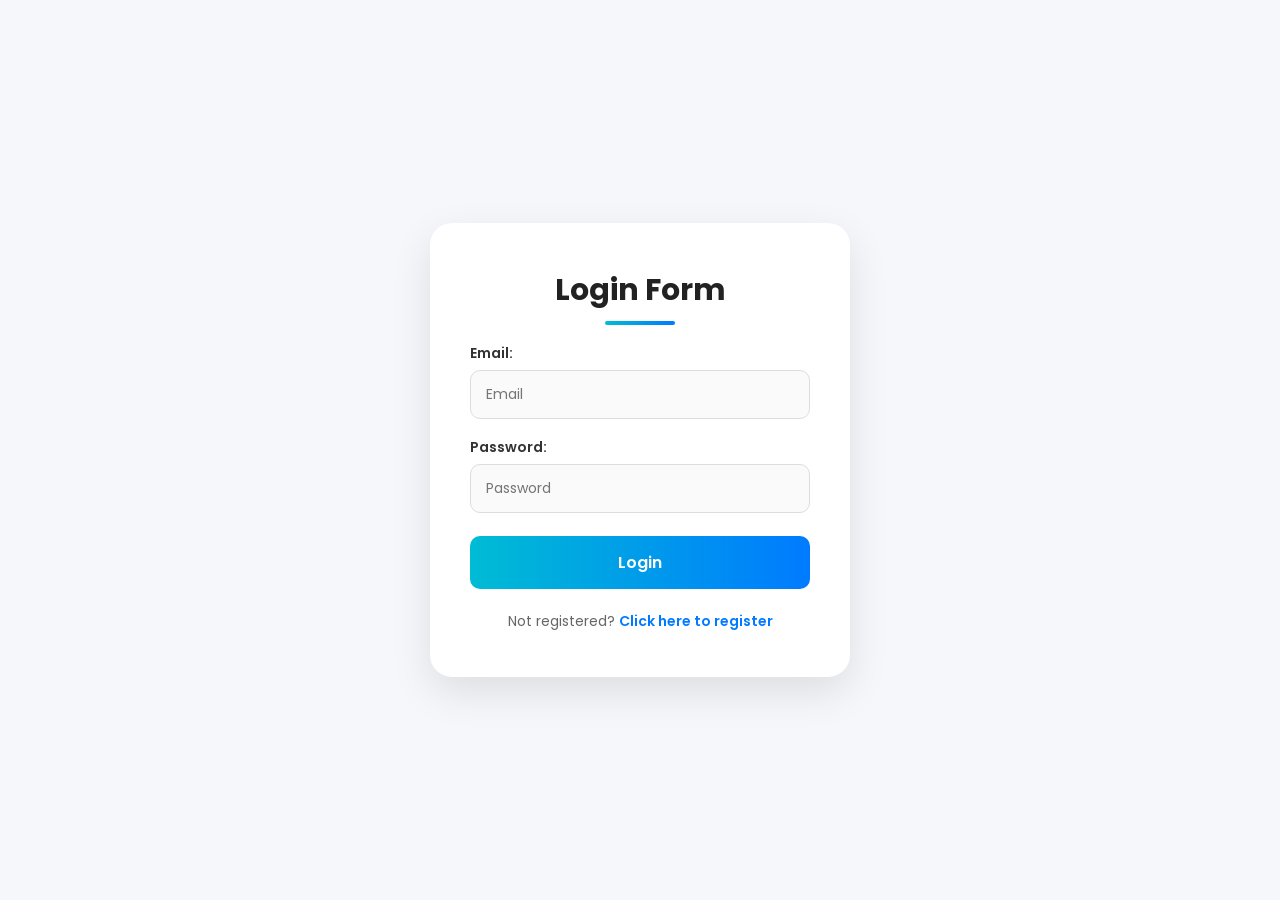
<file: login.html>
<!DOCTYPE html>
<html lang="en">
<head>
    <meta charset="UTF-8">
    <meta name="viewport" content="width=device-width, initial-scale=1.0">
    <link rel="stylesheet" href="css/login.css">
    <title>LogIn</title>
</head>
<body>
    <section class="login"> 
        <h1>Login Form</h1>
        <form id="loginForm">
            <div class="field">
                <label for="loginEmail">Email:</label>
                <input type="email" id="loginEmail" placeholder="Email" required>
            </div>
            <div class="field">
                <label for="loginPassword">Password:</label>
                <input type="password" id="loginPassword" placeholder="Password" required>
            </div>
            <button type="submit" class="btn">Login</button>
        </form>
        <p class="register-link">Not registered? <a href="refgister.html">Click here to register</a></p>
    </section>

   <script src="js/login.js"></script>
    
</body>
</html>
</file>
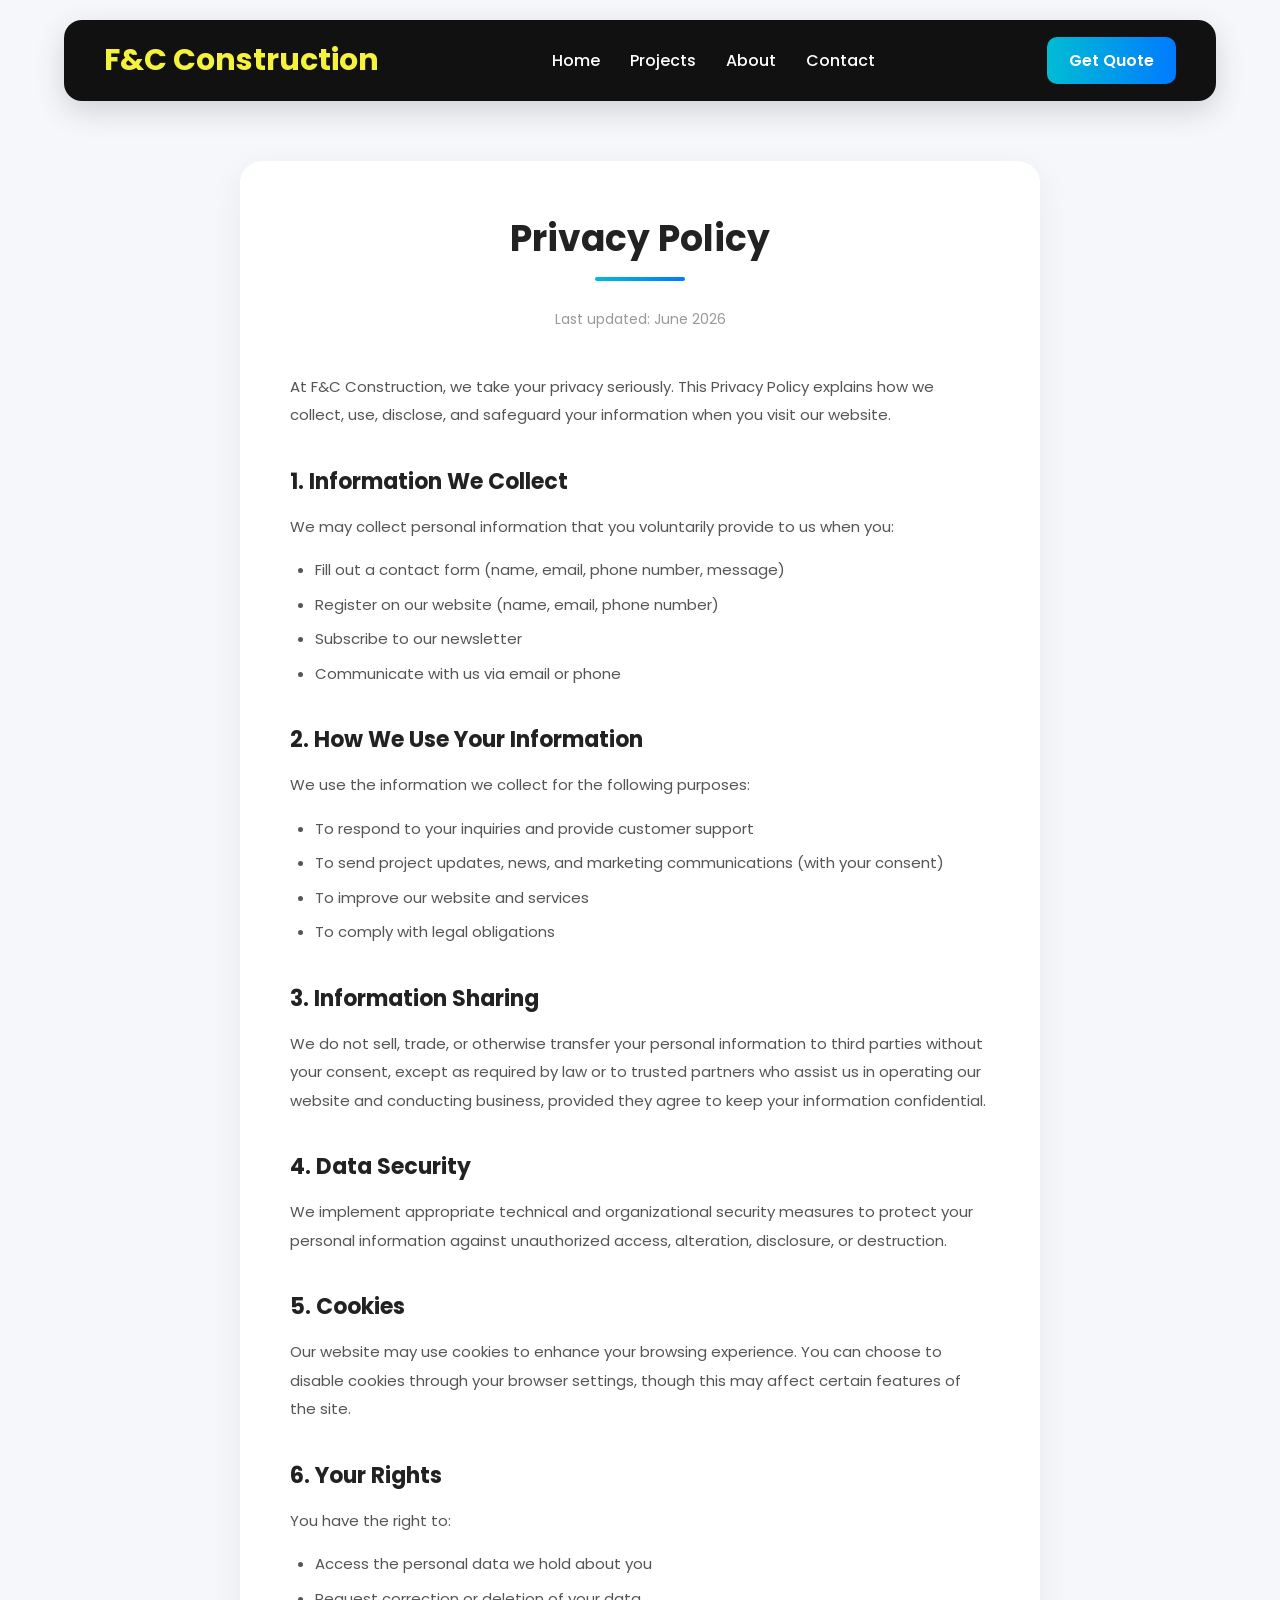
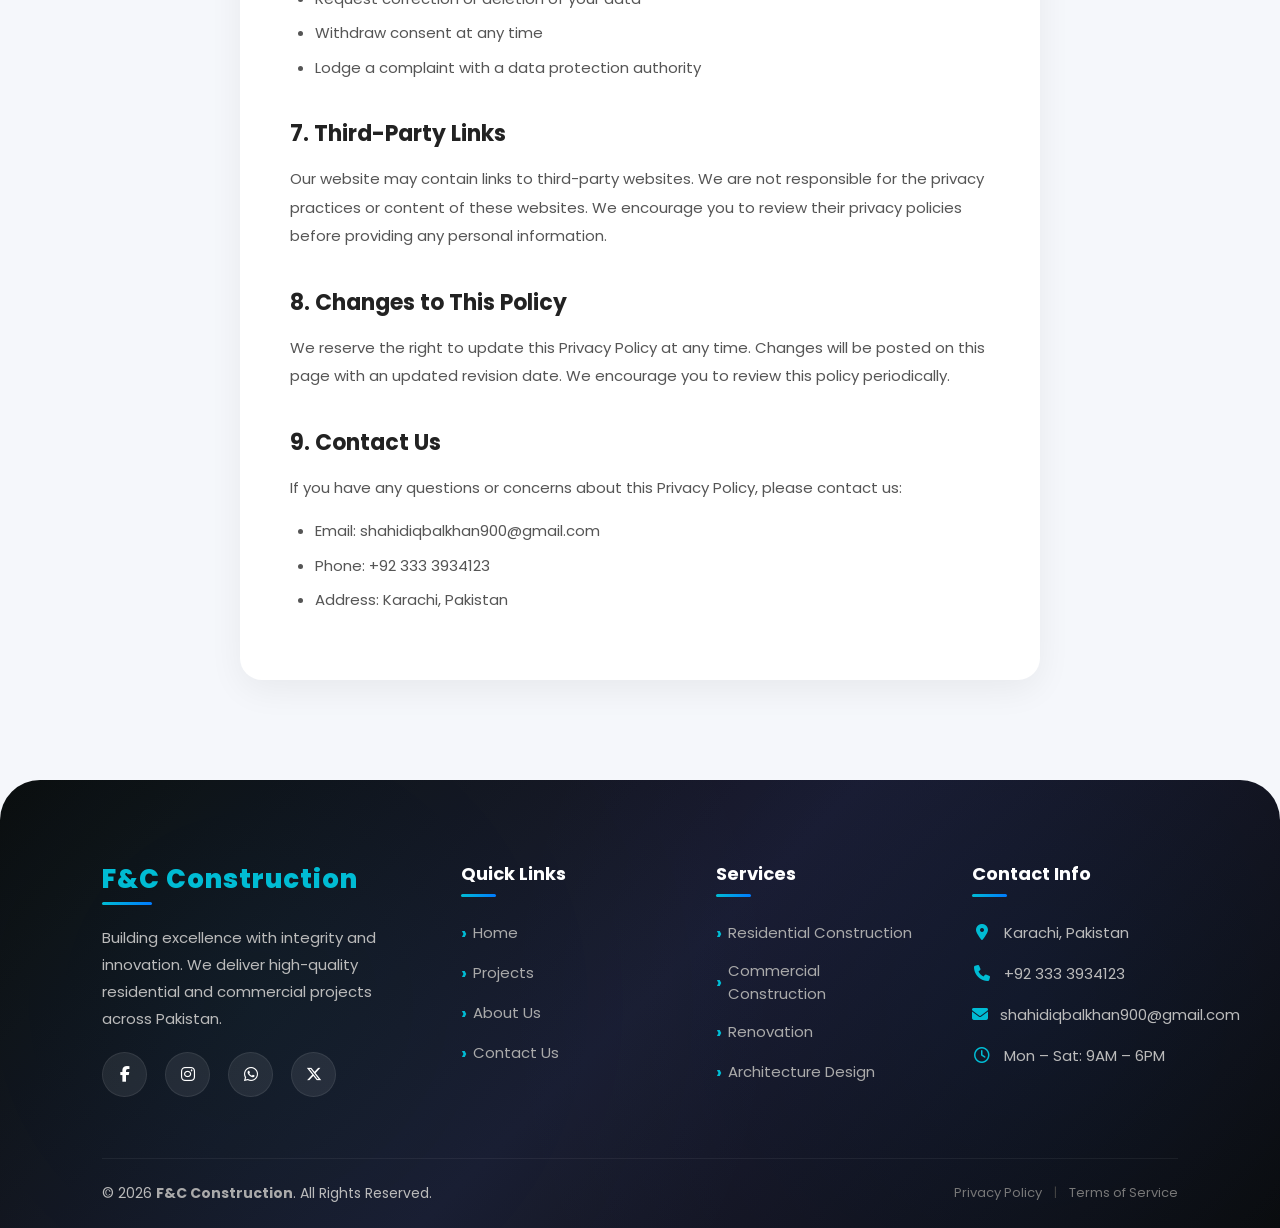
<file: privacy-policy.html>
<!DOCTYPE html>
<html lang="en">
<head>
    <meta charset="UTF-8">
    <meta name="viewport" content="width=device-width, initial-scale=1.0">
    <link rel="stylesheet" href="https://cdnjs.cloudflare.com/ajax/libs/font-awesome/6.5.1/css/all.min.css">
    <link rel="stylesheet" href="css/style.css">
    <title>Privacy Policy - F&C Construction</title>
    <style>
        .policy-page {
            width: 90%;
            max-width: 800px;
            margin: 60px auto 100px;
            background: white;
            padding: 50px;
            border-radius: 22px;
            box-shadow: 0 10px 35px rgba(0,0,0,0.06);
        }

        .policy-page h1 {
            text-align: center;
            font-size: 36px;
            margin-bottom: 40px;
        }

        .policy-page h2 {
            font-size: 22px;
            color: #222;
            margin: 35px 0 15px;
        }

        .policy-page p {
            color: #555;
            line-height: 1.9;
            font-size: 15px;
            margin-bottom: 15px;
        }

        .policy-page ul {
            padding-left: 25px;
            margin-bottom: 15px;
        }

        .policy-page ul li {
            color: #555;
            line-height: 1.9;
            font-size: 15px;
            margin-bottom: 6px;
        }

        .policy-page .last-updated {
            text-align: center;
            color: #999;
            font-size: 14px;
            margin-bottom: 40px;
        }

        @media (max-width: 768px) {
            .policy-page {
                padding: 30px 20px;
            }
        }
    </style>
</head>
<body>

    <header class="header">
        <div class="logo">
            <a href="index.html">F&C Construction</a>
        </div>
        <nav class="nave-bar" id="mainNav">
            <ul>
                <li><a href="index.html">Home</a></li>
                <li><a href="projects.html">Projects</a></li>
                <li><a href="index.html#About-Us">About</a></li>
                <li><a href="index.html#contect-us">Contact</a></li>
            </ul>
        </nav>
        <div class="header-btn">
            <a href="index.html#contect-us" class="contact-btn">Get Quote</a>
        </div>
        <button class="hamburger" onclick="toggleNav()">&#9776;</button>
    </header>

    <div class="policy-page">
        <h1>Privacy Policy</h1>
        <p class="last-updated">Last updated: June 2026</p>

        <p>At F&C Construction, we take your privacy seriously. This Privacy Policy explains how we collect, use, disclose, and safeguard your information when you visit our website.</p>

        <h2>1. Information We Collect</h2>
        <p>We may collect personal information that you voluntarily provide to us when you:</p>
        <ul>
            <li>Fill out a contact form (name, email, phone number, message)</li>
            <li>Register on our website (name, email, phone number)</li>
            <li>Subscribe to our newsletter</li>
            <li>Communicate with us via email or phone</li>
        </ul>

        <h2>2. How We Use Your Information</h2>
        <p>We use the information we collect for the following purposes:</p>
        <ul>
            <li>To respond to your inquiries and provide customer support</li>
            <li>To send project updates, news, and marketing communications (with your consent)</li>
            <li>To improve our website and services</li>
            <li>To comply with legal obligations</li>
        </ul>

        <h2>3. Information Sharing</h2>
        <p>We do not sell, trade, or otherwise transfer your personal information to third parties without your consent, except as required by law or to trusted partners who assist us in operating our website and conducting business, provided they agree to keep your information confidential.</p>

        <h2>4. Data Security</h2>
        <p>We implement appropriate technical and organizational security measures to protect your personal information against unauthorized access, alteration, disclosure, or destruction.</p>

        <h2>5. Cookies</h2>
        <p>Our website may use cookies to enhance your browsing experience. You can choose to disable cookies through your browser settings, though this may affect certain features of the site.</p>

        <h2>6. Your Rights</h2>
        <p>You have the right to:</p>
        <ul>
            <li>Access the personal data we hold about you</li>
            <li>Request correction or deletion of your data</li>
            <li>Withdraw consent at any time</li>
            <li>Lodge a complaint with a data protection authority</li>
        </ul>

        <h2>7. Third-Party Links</h2>
        <p>Our website may contain links to third-party websites. We are not responsible for the privacy practices or content of these websites. We encourage you to review their privacy policies before providing any personal information.</p>

        <h2>8. Changes to This Policy</h2>
        <p>We reserve the right to update this Privacy Policy at any time. Changes will be posted on this page with an updated revision date. We encourage you to review this policy periodically.</p>

        <h2>9. Contact Us</h2>
        <p>If you have any questions or concerns about this Privacy Policy, please contact us:</p>
        <ul>
            <li>Email: shahidiqbalkhan900@gmail.com</li>
            <li>Phone: +92 333 3934123</li>
            <li>Address: Karachi, Pakistan</li>
        </ul>
    </div>

    <section class="main-footer">
        <div class="footer-bg"></div>
        <div class="footer-content">
            <div class="footer-col brand-col">
                <h2 class="footer-logo">F&C Construction</h2>
                <p class="footer-desc">Building excellence with integrity and innovation. We deliver high-quality residential and commercial projects across Pakistan.</p>
                <div class="social-icon">
                    <a href="#"><i class="fa-brands fa-facebook-f"></i></a>
                    <a href="#"><i class="fa-brands fa-instagram"></i></a>
                    <a href="#"><i class="fa-brands fa-whatsapp"></i></a>
                    <a href="#"><i class="fa-brands fa-x-twitter"></i></a>
                </div>
            </div>
            <div class="footer-col">
                <h3>Quick Links</h3>
                <ul>
                    <li><a href="index.html">Home</a></li>
                    <li><a href="projects.html">Projects</a></li>
                    <li><a href="index.html#About-Us">About Us</a></li>
                    <li><a href="index.html#contect-us">Contact Us</a></li>
                </ul>
            </div>
            <div class="footer-col">
                <h3>Services</h3>
                <ul>
                    <li><a href="#">Residential Construction</a></li>
                    <li><a href="#">Commercial Construction</a></li>
                    <li><a href="#">Renovation</a></li>
                    <li><a href="#">Architecture Design</a></li>
                </ul>
            </div>
            <div class="footer-col contact-col">
                <h3>Contact Info</h3>
                <p><i class="fa-solid fa-location-dot"></i> Karachi, Pakistan</p>
                <p><i class="fa-solid fa-phone"></i> +92 333 3934123</p>
                <p><i class="fa-solid fa-envelope"></i> shahidiqbalkhan900@gmail.com</p>
                <p><i class="fa-regular fa-clock"></i> Mon – Sat: 9AM – 6PM</p>
            </div>
        </div>
        <div class="footer-bottom">
            <div class="footer-bottom-content">
                <p>&copy; 2026 <strong>F&C Construction</strong>. All Rights Reserved.</p>
                <div class="footer-bottom-links">
                    <a href="privacy-policy.html">Privacy Policy</a>
                    <span>|</span>
                    <a href="terms-of-service.html">Terms of Service</a>
                </div>
            </div>
        </div>
    </section>

<script>function toggleNav(){document.getElementById("mainNav").classList.toggle("open")}</script>
</body>
</html>
</file>
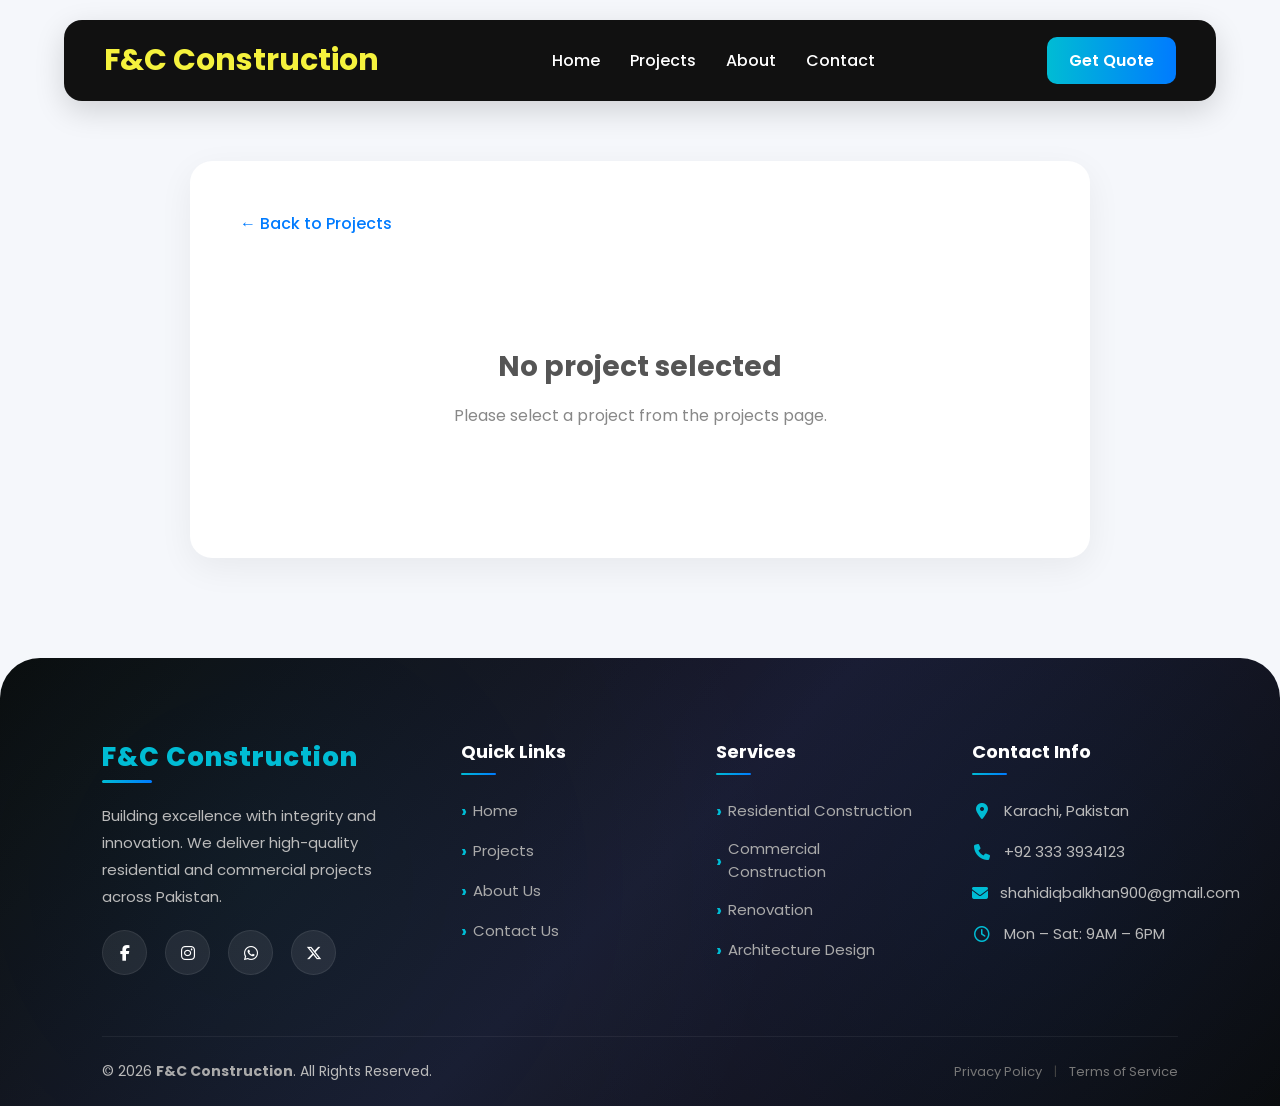
<file: project-detail.html>
<!DOCTYPE html>
<html lang="en">
<head>
    <meta charset="UTF-8">
    <meta name="viewport" content="width=device-width, initial-scale=1.0">
    <link rel="stylesheet" href="https://cdnjs.cloudflare.com/ajax/libs/font-awesome/6.5.1/css/all.min.css">
    <link rel="stylesheet" href="css/style.css">
    <title>Project Details - F&C Construction</title>
    <style>
        .detail-page {
            width: 90%;
            max-width: 900px;
            margin: 60px auto 100px;
            background: white;
            padding: 50px;
            border-radius: 22px;
            box-shadow: 0 10px 35px rgba(0,0,0,0.06);
        }

        .detail-page .back-link {
            display: inline-flex;
            align-items: center;
            gap: 8px;
            color: #007bff;
            text-decoration: none;
            font-weight: 500;
            margin-bottom: 30px;
            transition: 0.3s;
        }

        .detail-page .back-link:hover {
            color: #0056b3;
            gap: 12px;
        }

        .detail-page .project-gallery {
            display: flex;
            gap: 12px;
            flex-wrap: wrap;
            margin-bottom: 30px;
        }

        .detail-page .project-image {
            width: 100%;
            max-height: 400px;
            object-fit: cover;
            border-radius: 14px;
        }

        .detail-page .project-gallery .project-image {
            width: calc(50% - 6px);
            max-height: 300px;
        }

        @media (max-width: 600px) {
            .detail-page .project-gallery .project-image {
                width: 100%;
            }
        }

        .detail-page h1 {
            font-size: 32px;
            text-align: left;
            margin-bottom: 20px;
        }

        .detail-page h1::after {
            display: none;
        }

        .detail-page .meta {
            display: flex;
            gap: 15px;
            flex-wrap: wrap;
            margin-bottom: 25px;
        }

        .detail-page .meta span {
            background: #f0f4ff;
            color: #007bff;
            padding: 6px 16px;
            border-radius: 20px;
            font-size: 13px;
            font-weight: 500;
        }

        .detail-page .description {
            color: #555;
            line-height: 2;
            font-size: 16px;
            margin-bottom: 40px;
        }

        .detail-page .doc-section {
            border-top: 1px solid #eee;
            padding-top: 30px;
        }

        .detail-page .doc-section h3 {
            font-size: 20px;
            margin-bottom: 20px;
            color: #222;
        }

        .detail-page .doc-buttons {
            display: flex;
            gap: 15px;
            flex-wrap: wrap;
        }

        .detail-page .doc-btn {
            display: inline-flex;
            align-items: center;
            gap: 10px;
            padding: 14px 28px;
            border-radius: 10px;
            text-decoration: none;
            font-weight: 600;
            font-size: 15px;
            transition: 0.3s;
        }

        .detail-page .doc-btn.pdf {
            background: #dc3545;
            color: white;
        }

        .detail-page .doc-btn.pdf:hover {
            background: #b02a37;
            transform: translateY(-3px);
            box-shadow: 0 8px 20px rgba(220,53,69,0.3);
        }

        .detail-page .doc-btn.docx {
            background: #007bff;
            color: white;
        }

        .detail-page .doc-btn.docx:hover {
            background: #0056b3;
            transform: translateY(-3px);
            box-shadow: 0 8px 20px rgba(0,123,255,0.3);
        }

        .detail-page .not-found {
            text-align: center;
            padding: 80px 20px;
            color: #888;
        }

        .detail-page .not-found h2 {
            font-size: 28px;
            margin-bottom: 15px;
            color: #555;
        }

        @media (max-width: 768px) {
            .detail-page {
                padding: 25px 20px;
            }
            .detail-page h1 {
                font-size: 24px;
            }
        }
    </style>
</head>
<body>

    <header class="header">
        <div class="logo">
            <a href="index.html">F&C Construction</a>
        </div>
        <nav class="nave-bar" id="mainNav">
            <ul>
                <li><a href="index.html">Home</a></li>
                <li><a href="projects.html">Projects</a></li>
                <li><a href="index.html#About-Us">About</a></li>
                <li><a href="index.html#contect-us">Contact</a></li>
            </ul>
        </nav>
        <div class="header-btn">
            <a href="index.html#contect-us" class="contact-btn">Get Quote</a>
        </div>
        <button class="hamburger" onclick="toggleNav()">&#9776;</button>
    </header>

    <div class="detail-page" id="detailPage">
        <a href="projects.html" class="back-link">&larr; Back to Projects</a>
        <div id="detailContent"></div>
    </div>

    <section class="main-footer">
        <div class="footer-bg"></div>
        <div class="footer-content">
            <div class="footer-col brand-col">
                <h2 class="footer-logo">F&C Construction</h2>
                <p class="footer-desc">Building excellence with integrity and innovation. We deliver high-quality residential and commercial projects across Pakistan.</p>
                <div class="social-icon">
                    <a href="#"><i class="fa-brands fa-facebook-f"></i></a>
                    <a href="#"><i class="fa-brands fa-instagram"></i></a>
                    <a href="#"><i class="fa-brands fa-whatsapp"></i></a>
                    <a href="#"><i class="fa-brands fa-x-twitter"></i></a>
                </div>
            </div>
            <div class="footer-col">
                <h3>Quick Links</h3>
                <ul>
                    <li><a href="index.html">Home</a></li>
                    <li><a href="projects.html">Projects</a></li>
                    <li><a href="index.html#About-Us">About Us</a></li>
                    <li><a href="index.html#contect-us">Contact Us</a></li>
                </ul>
            </div>
            <div class="footer-col">
                <h3>Services</h3>
                <ul>
                    <li><a href="#">Residential Construction</a></li>
                    <li><a href="#">Commercial Construction</a></li>
                    <li><a href="#">Renovation</a></li>
                    <li><a href="#">Architecture Design</a></li>
                </ul>
            </div>
            <div class="footer-col contact-col">
                <h3>Contact Info</h3>
                <p><i class="fa-solid fa-location-dot"></i> Karachi, Pakistan</p>
                <p><i class="fa-solid fa-phone"></i> +92 333 3934123</p>
                <p><i class="fa-solid fa-envelope"></i> shahidiqbalkhan900@gmail.com</p>
                <p><i class="fa-regular fa-clock"></i> Mon – Sat: 9AM – 6PM</p>
            </div>
        </div>
        <div class="footer-bottom">
            <div class="footer-bottom-content">
                <p>&copy; 2026 <strong>F&C Construction</strong>. All Rights Reserved.</p>
                <div class="footer-bottom-links">
                    <a href="privacy-policy.html">Privacy Policy</a>
                    <span>|</span>
                    <a href="terms-of-service.html">Terms of Service</a>
                </div>
            </div>
        </div>
    </section>

<script>
function toggleNav() { document.getElementById("mainNav").classList.toggle("open"); }

function openDB() {
    return new Promise(function (resolve, reject) {
        var req = indexedDB.open("FNCConstruction", 1);
        req.onupgradeneeded = function (e) {
            var db = e.target.result;
            if (!db.objectStoreNames.contains("projects")) db.createObjectStore("projects", { keyPath: "id" });
            if (!db.objectStoreNames.contains("news")) db.createObjectStore("news", { keyPath: "id" });
        };
        req.onsuccess = function (e) { resolve(e.target.result); };
        req.onerror = function (e) { reject(e.target.error); };
    });
}

async function getProjectById(id) {
    try {
        var db = await openDB();
        var tx = db.transaction("projects", "readonly");
        var store = tx.objectStore("projects");
        var req = store.get(Number(id));
        var result = await new Promise(function (resolve, reject) {
            req.onsuccess = function () { resolve(req.result); };
            req.onerror = reject;
        });
        if (result) return result;
    } catch (_) {}
    try {
        var local = localStorage.getItem("adminProjects");
        if (local) { var projs = JSON.parse(local); var found = projs.find(function (p) { return p.id == id; }); if (found) return found; }
    } catch (_) {}
    try {
        var res = await fetch("js/projects.json");
        var projs = await res.json();
        return projs.find(function (p) { return p.id == id; }) || null;
    } catch (e) { return null; }
}

async function loadProject() {
    const params = new URLSearchParams(window.location.search);
    const id = params.get("id");
    const container = document.getElementById("detailContent");
    if (!id) {
        container.innerHTML = '<div class="not-found"><h2>No project selected</h2><p>Please select a project from the projects page.</p></div>';
        return;
    }
    const p = await getProjectById(id);
    if (!p) {
        container.innerHTML = '<div class="not-found"><h2>Project not found</h2><p>The project you are looking for does not exist or has been removed.</p></div>';
        return;
    }
    function makeDownload(name, data, ext) {
        if (!name && !data) return null;
        if (data) {
            const blob = dataURLtoBlob(data);
            const url = URL.createObjectURL(blob);
            return { label: "Download " + ext.toUpperCase(), icon: "fa-solid fa-file-" + (ext === "pdf" ? "pdf" : "word"), url: url, cls: ext, download: name || ("document." + ext) };
        }
        if (name) return { label: "Download " + ext.toUpperCase(), icon: "fa-solid fa-file-" + (ext === "pdf" ? "pdf" : "word"), url: name, cls: ext };
        return null;
    }
    function dataURLtoBlob(data) {
        const parts = data.split(",");
        const mime = parts[0].match(/:(.*?);/)[1];
        const bytes = atob(parts[1]);
        const arr = new Uint8Array(bytes.length);
        for (let i = 0; i < bytes.length; i++) arr[i] = bytes.charCodeAt(i);
        return new Blob([arr], { type: mime });
    }
    const docs = [makeDownload(p.pdf, p.pdfData, "pdf"), makeDownload(p.docx, p.docxData, "docx")].filter(Boolean);

    var user = null;
    try { user = JSON.parse(localStorage.getItem("loggedInUser")); } catch (e) {}

    const imgs = p.images && p.images.length ? p.images : (p.image ? [p.image] : []);
    var docHtml = "";
    if (docs.length) {
        if (user) {
            docHtml = '<div class="doc-section"><h3>Project Documents</h3><div class="doc-buttons">' +
                docs.map(function (d) {
                    return '<a href="' + d.url + '" ' + (d.download ? 'download="' + d.download + '"' : 'target="_blank"') + ' class="doc-btn ' + d.cls + '"><i class="' + d.icon + '"></i> ' + d.label + '</a>';
                }).join("") +
                '</div></div>';
        } else {
            docHtml = '<div class="doc-section" style="text-align:center;padding:30px 0;"><h3 style="margin-bottom:12px;">Project Documents</h3><p style="color:#999;margin-bottom:16px;">Login to download project documents.</p><a href="login.html" class="doc-btn" style="display:inline-flex;align-items:center;gap:10px;padding:12px 28px;border-radius:10px;background:linear-gradient(to right,#00bcd4,#007bff);color:white;text-decoration:none;font-weight:600;font-size:14px;"><i class="fa-solid fa-lock"></i> Login to Download</a></div>';
        }
    }

    container.innerHTML = '' +
        (imgs.length ? '<div class="project-gallery">' + imgs.map(function (src) { return '<img src="' + src + '" alt="' + p.title + '" class="project-image">'; }).join("") + '</div>' : '') +
        '<div class="meta">' +
            '<span>Project #' + p.id + '</span>' +
            (p.link ? '<span><a href="' + p.link + '" target="_blank" style="color:#007bff;text-decoration:none;">External Link</a></span>' : '') +
        '</div>' +
        '<h1>' + p.title + '</h1>' +
        '<p class="description">' + p.description + '</p>' +
        docHtml;
}

loadProject();
</script>

</body>
</html>
</file>
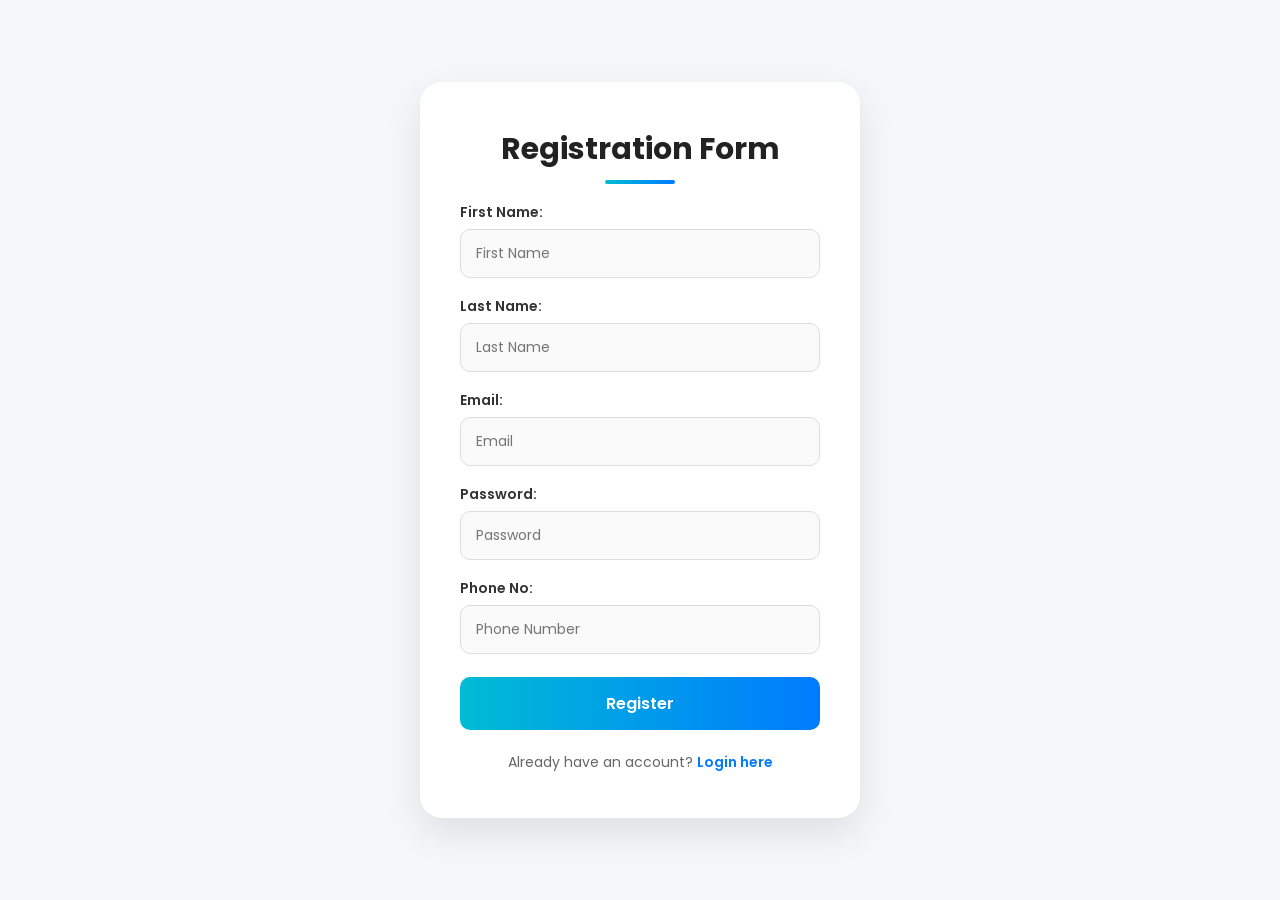
<file: refgister.html>
<!DOCTYPE html>
<html lang="en">
<head>
    <meta charset="UTF-8">
    <meta name="viewport" content="width=device-width, initial-scale=1.0">
    <link rel="stylesheet" href="css/register.css">
    <title>Registration Form</title>
</head>
<body>
    <section class="registeration"> 
        <h1>Registration Form</h1>
        <form id="registerForm">
            <label for="fname">First Name:</label>
            <input type="text" id="fname" placeholder="First Name" required>

            <label for="lname">Last Name:</label>
            <input type="text" id="lname" placeholder="Last Name" required>

            <label for="regEmail">Email:</label>
            <input type="email" id="regEmail" placeholder="Email" required>

            <label for="regPassword">Password:</label>
            <input type="password" id="regPassword" placeholder="Password" required minlength="6">

            <label for="phone">Phone No:</label>
            <input type="text" id="phone" placeholder="Phone Number" required>

            <button type="submit" class="btn">Register</button>
        </form>

        <p class="login-link">Already have an account? <a href="login.html">Login here</a></p>
    </section>

    <script src="js/register.js"></script>
    
</body>
</html>
</file>
<file: css/login.css>
@import url('https://fonts.googleapis.com/css2?family=Poppins:wght@300;400;500;600;700;800&display=swap');

*{
    margin: 0;
    padding: 0;
    box-sizing: border-box;
}

body {
    font-family: 'Poppins', sans-serif;
    background: #f5f7fb;
    min-height: 100vh;
    display: flex;
    justify-content: center;
    align-items: center;
    padding: 40px 20px;
}

.login{
    background: white;
    width: 100%;
    max-width: 420px;
    padding: 45px 40px;
    border-radius: 22px;
    box-shadow: 0 15px 40px rgba(0,0,0,0.1);
}

.login h1{
    text-align: center;
    font-size: 30px;
    font-weight: 700;
    color: #222;
    margin-bottom: 30px;
    position: relative;
}

.login h1::after {
    content: "";
    position: absolute;
    width: 70px;
    height: 4px;
    background: linear-gradient(to right, #00bcd4, #007bff);
    left: 50%;
    bottom: -12px;
    transform: translateX(-50%);
    border-radius: 20px;
}

.field {
    margin-bottom: 18px;
    text-align: left;
}

.login label{
    display: block;
    font-weight: 600;
    font-size: 14px;
    margin-bottom: 6px;
    color: #333;
}

.login input{
    width: 100%;
    padding: 13px 15px;
    border: 1.5px solid #ddd;
    border-radius: 10px;
    outline: none;
    font-size: 14px;
    font-family: 'Poppins', sans-serif;
    transition: 0.3s;
    background: #fafafa;
}

.login input:focus{
    border-color: #00bcd4;
    box-shadow: 0 0 12px rgba(0,188,212,0.15);
    background: white;
}

.login .btn{
    width: 100%;
    padding: 14px;
    border: none;
    border-radius: 10px;
    background: linear-gradient(to right, #00bcd4, #007bff);
    color: white;
    font-size: 16px;
    font-weight: 600;
    font-family: 'Poppins', sans-serif;
    cursor: pointer;
    transition: 0.3s;
    margin-top: 5px;
}

.login .btn:hover{
    transform: translateY(-3px);
    box-shadow: 0 10px 25px rgba(0,123,255,0.25);
}

.register-link {
    margin-top: 22px;
    font-size: 14px;
    text-align: center;
    color: #666;
}

.register-link a {
    color: #007bff;
    text-decoration: none;
    font-weight: 600;
}

.register-link a:hover {
    text-decoration: underline;
}
</file>
<file: css/style.css>
@import url('https://fonts.googleapis.com/css2?family=Poppins:wght@300;400;500;600;700;800&display=swap');

/* =========================
   GLOBAL STYLING
========================= */

*{
    margin:0;
    padding:0;
    box-sizing:border-box;
    scroll-behavior:smooth;
}

body{
    font-family:'Poppins',sans-serif;
    background:#f5f7fb;
    color:#222;
    overflow-x:hidden;
}

/* =========================
   SECTION TITLE
========================= */

h1{
    text-align:center;
    font-size:42px;
    margin-bottom:60px;
    position:relative;
    color:#222;
    font-weight:700;
}

h1::after{
    content:"";
    position:absolute;

    width:90px;
    height:4px;

    background:linear-gradient(to right,#00bcd4,#007bff);

    left:50%;
    bottom:-15px;

    transform:translateX(-50%);
    border-radius:20px;
}

/* =========================
   HEADER
========================= */

.header{
    width:90%;
    margin:20px auto;

    background:#111;

    padding:18px 40px;

    border-radius:18px;

    display:flex;
    justify-content:space-between;
    align-items:center;

    position:sticky;
    top:15px;
    z-index:1000;

    box-shadow:0 10px 30px rgba(0,0,0,0.15);
}

/* Logo */

.logo a{
    text-decoration:none;
    font-size:30px;
    font-weight:700;
    color:#f5f23d;
}

/* Navbar */

.nave-bar ul{
    list-style:none;
    display:flex;
    gap:30px;
}

.nave-bar ul li a{
    text-decoration:none;
    color:white;
    font-size:16px;
    font-weight:500;
    transition:0.3s;
    position:relative;
}

.nave-bar ul li a::after{
    content:"";
    position:absolute;

    width:0%;
    height:2px;

    background:#00bcd4;

    left:0;
    bottom:-6px;

    transition:0.3s;
}

.nave-bar ul li a:hover::after{
    width:100%;
}

.nave-bar ul li a:hover{
    color:#00bcd4;
}

/* Header Button */

.contact-btn{
    text-decoration:none;

    padding:12px 22px;

    background:linear-gradient(to right,#00bcd4,#007bff);

    color:white;
    border-radius:10px;

    font-weight:600;

    transition:0.3s ease;
}

.contact-btn:hover{
    transform:translateY(-4px);
    box-shadow:0 10px 20px rgba(0,123,255,0.2);
}

/* =========================
   HERO SECTION
========================= */

.hero-container{
    width:90%;
    height:600px;

    margin:40px auto;

    border-radius:25px;

    overflow:hidden;

    position:relative;

    box-shadow:0 15px 40px rgba(0,0,0,0.12);
}

.carousel{
    width:100%;
    height:100%;
    position:relative;
}

.slide{
    position:absolute;

    width:100%;
    height:100%;

    background-size:cover;
    background-position:center;

    display:none;

    justify-content:center;
    align-items:center;
}

.slide.active{
    display:flex;
}

.slide::before{
    content:"";
    position:absolute;

    width:100%;
    height:100%;

    background:rgba(0,0,0,0.55);

    top:0;
    left:0;
}

.content{
    position:relative;
    z-index:2;

    text-align:center;

    color:white;

    max-width:700px;

    background:transparent;

    

    padding:50px;

    border-radius:25px;
}

.content h1{
    color:white;
    font-size:60px;
    margin-bottom:20px;
}

.content p{
    font-size:18px;
    margin-bottom:30px;
    color:#eee;
}

/* Hero Button */

.pro-btn{
    display:inline-block;

    text-decoration:none;

    padding:14px 30px;

    border-radius:10px;

    background:linear-gradient(to right,#00bcd4,#007bff);

    color:white;

    font-weight:600;

    transition:0.3s;
}

.pro-btn:hover{
    transform:translateY(-5px);
    box-shadow:0 12px 25px rgba(0,123,255,0.3);
}

/* =========================
   NEWS TICKER
========================= */

.news-ticker{
    width:90%;
    margin:20px auto;

    background:#111;
    color:white;

    padding:14px 20px;

    border-radius:12px;

    display:flex;
    align-items:center;
    gap:20px;

    box-shadow:0 8px 25px rgba(0,0,0,0.08);
}

.label{
    color:#00bcd4;
    font-weight:700;
}

.ticker-wrapper{
    overflow:hidden;
    flex:1;
}

.ticker{
    white-space:nowrap;
    display:inline-block;

    animation:scroll 50s linear infinite;

    color:#f5f23d;
}

@keyframes scroll{
    0%{
        transform:translateX(100%);
    }

    100%{
        transform:translateX(-100%);
    }
}

/* News Modal */
.news-modal-overlay {
    display: none;
    position: fixed;
    top: 0; left: 0; width: 100%; height: 100%;
    background: rgba(0,0,0,0.6);
    z-index: 9999;
    justify-content: center;
    align-items: center;
    padding: 20px;
}

.news-modal {
    background: white;
    max-width: 600px;
    width: 100%;
    padding: 35px;
    border-radius: 20px;
    position: relative;
    box-shadow: 0 20px 50px rgba(0,0,0,0.3);
    max-height: 80vh;
    overflow-y: auto;
}

.news-modal h2 {
    font-size: 24px;
    margin-bottom: 15px;
    color: #222;
}

.news-modal p {
    color: #555;
    line-height: 1.8;
    font-size: 15px;
}

.news-modal-close {
    position: absolute;
    top: 12px;
    right: 18px;
    background: none;
    border: none;
    font-size: 28px;
    cursor: pointer;
    color: #888;
    transition: 0.3s;
}

.news-modal-close:hover {
    color: #000;
}

/* =========================
   PROJECT SECTION
========================= */

.container-project{
    width:90%;
    margin:80px auto 40px;

    display:flex;
    justify-content:center;
    flex-wrap:wrap;

    gap:35px;
}

.view-all-wrapper {
    text-align: center;
    margin-bottom: 80px;
}

.view-all-btn {
    display: inline-block;
    text-decoration: none;
    padding: 14px 32px;
    border-radius: 10px;
    background: linear-gradient(to right, #00bcd4, #007bff);
    color: white;
    font-weight: 600;
    transition: 0.3s;
}

.view-all-btn:hover {
    transform: translateY(-4px);
    box-shadow: 0 10px 25px rgba(0,123,255,0.25);
}

/* Card */

.service{
    width:330px;

    background:white;

    border-radius:18px;

    overflow:hidden;

    box-shadow:0 10px 30px rgba(0,0,0,0.08);

    transition:0.4s ease;
}

.service:hover{
    transform:translateY(-12px);

    box-shadow:
    0 20px 40px rgba(0,0,0,0.12);
}

/* Image */

.service img{
    width:100%;
    height:230px;

    object-fit:cover;

    transition:0.5s;
}

.service:hover img{
    transform:scale(1.08);
}

/* Title */

.service h2:first-of-type{
    padding:20px 20px 5px;
    font-size:24px;
}

/* Description */

.service h2:nth-of-type(2){
    padding:0 20px;
    font-size:16px;
    color:#00bcd4;
}

/* Description */

.service .desc-wrap {
    padding: 0 20px;
    position: relative;
}

.service .desc-text {
    color: #666;
    line-height: 1.8;
    max-height: 90px;
    overflow: hidden;
    transition: max-height 0.4s ease;
    margin: 0;
    padding: 0;
}

.service .desc-text.open {
    max-height: 1000px;
}

.service .read-more-btn {
    background: none;
    border: none;
    color: #00bcd4;
    font-weight: 600;
    font-size: 13px;
    cursor: pointer;
    padding: 6px 0 0;
    display: inline-block;
    transition: 0.3s;
    font-family: 'Poppins', sans-serif;
}

.service .read-more-btn:hover {
    color: #007bff;
    transform: none !important;
}

/* Buttons row */

.service .btn-row {
    display: flex;
    gap: 10px;
    padding: 15px 20px 25px;
}

.service .btn-row button {
    margin: 0;
    padding: 11px 20px;
    border: none;
    border-radius: 10px;
    font-weight: 600;
    font-size: 13px;
    cursor: pointer;
    transition: 0.3s;
    font-family: 'Poppins', sans-serif;
}

.service .btn-row .view-btn {
    background: linear-gradient(to right,#00bcd4,#007bff);
    color: white;
    flex: 1;
}

.service .btn-row .view-btn:hover {
    transform: translateY(-3px);
}

.service .btn-row .view-btn i {
    margin-right: 6px;
}

/* =========================
   ABOUT SECTION
========================= */

.container-about{
    width:90%;
    margin:90px auto;

    display:flex;
    justify-content:space-between;
    align-items:center;

    gap:60px;

    background:white;

    padding:70px;

    border-radius:25px;

    box-shadow:0 10px 35px rgba(0,0,0,0.06);
}

/* Left Side */

.left-side{
    flex:1;
}

.left-side h2{
    font-size:44px;
    margin-bottom:20px;
}

.left-side p{
    font-size:17px;
    line-height:1.9;
    color:#666;
}

/* Button */

.btn{
    display:inline-block;

    margin-top:25px;

    text-decoration:none;

    padding:14px 28px;

    border-radius:10px;

    background:linear-gradient(to right,#00bcd4,#007bff);

    color:white;

    font-weight:600;

    transition:0.3s;
}

.btn:hover{
    transform:translateY(-5px);
}

/* Right Side */

.right-side{
    flex:1;
}

.right-side img{
    width:100%;

    border-radius:25px;

    box-shadow:0 10px 30px rgba(0,0,0,0.1);

    transition:0.4s;
}

.right-side img:hover{
    transform:scale(1.03);
}

/* =========================
   COUNT SECTION
========================= */

.count{
    width:90%;
    margin:80px auto;

    display:flex;
    justify-content:center;
    flex-wrap:wrap;

    gap:35px;

    padding:70px;

    background:#111;

    border-radius:25px;
}

/* Counter Card */

.project{
    width:220px;

    background:white;

    text-align:center;

    padding:40px 30px;

    border-radius:18px;

    transition:0.4s;
}

.project:hover{
    transform:translateY(-10px);
}

.project h3{
    font-size:50px;
    color:#007bff;
}

.project p{
    color:#666;
    font-size:18px;
}

/* =========================
   MISSION SECTION
========================= */

.container-mission{
    width:90%;
    margin:90px auto;

    display:flex;
    justify-content:center;
    flex-wrap:wrap;

    gap:35px;
}

/* Card */

.card{
    width:450px;

    background:white;

    padding:35px;

    border-radius:20px;

    display:flex;
    gap:20px;

    box-shadow:0 10px 30px rgba(0,0,0,0.08);

    transition:0.4s;
}

.card:hover{
    transform:translateY(-10px);
}

/* Icon */

.icon{
    min-width:70px;
    height:70px;

    background:rgba(243,156,18,0.1);

    display:flex;
    justify-content:center;
    align-items:center;

    border-radius:50%;
}

.card h2{
    margin-bottom:10px;
}

.card p{
    color:#666;
    line-height:1.8;
}

/* =========================
   CONTACT SECTION
========================= */

.contect-cont{
    width:90%;
    margin:90px auto;
}

/* Paragraph */

.contect-cont > p{
    text-align:center;
    color:#666;
    margin-bottom:50px;
}

/* Wrapper */

.contact-box{
    display:flex;
    gap:40px;
}

/* Company Info */

.company-info{
    width:50%;

    background:#111;

    color:white;

    padding:45px;

    border-radius:25px;
}

.company-info h2{
    color:#00bcd4;
    margin-bottom:25px;
}

.company-info h3{
    margin-bottom:18px;
    font-weight:400;
}

.company-info hr{
    margin:30px 0;
    border:1px solid rgba(255,255,255,0.1);
}

.company-info p{
    color:#ddd;
    line-height:1.8;
}

/* Form */

.contect-form{
    width:50%;

    background:white;

    padding:45px;

    border-radius:25px;

    display:flex;
    flex-direction:column;

    box-shadow:0 10px 35px rgba(0,0,0,0.08);
}

.contect-form label{
    margin-bottom:8px;
    font-weight:600;
}

.contect-form input,
.contect-form textarea{
    width:100%;

    padding:15px;

    margin-bottom:20px;

    border:1px solid #ddd;

    border-radius:10px;

    outline:none;

    font-size:15px;

    transition:0.3s;
}

.contect-form input:focus,
.contect-form textarea:focus{
    border-color:#00bcd4;

    box-shadow:0 0 10px rgba(0,188,212,0.2);
}

.contect-form textarea{
    height:160px;
    resize:none;
}

/* Button */

.contect-form button{
    padding:15px;

    border:none;

    border-radius:10px;

    background:linear-gradient(to right,#00bcd4,#007bff);

    color:white;

    font-weight:600;

    cursor:pointer;

    transition:0.3s;
}

.contect-form button:hover{
    transform:translateY(-4px);
}

/* Error */

.error{
    color:red;
    margin-top:-10px;
    margin-bottom:15px;
    font-size:14px;
}

/* =========================
   FOOTER
========================= */

.main-footer{
    position: relative;
    background: linear-gradient(135deg, #0a0a0a 0%, #1a1a2e 50%, #0a0a0a 100%);
    color:white;
    padding:80px 8% 0;
    border-top-left-radius:40px;
    border-top-right-radius:40px;
    overflow:hidden;
}

.footer-bg{
    position:absolute;
    top:0; left:0; width:100%; height:100%;
    background: radial-gradient(circle at 20% 50%, rgba(0,188,212,0.06) 0%, transparent 50%),
                radial-gradient(circle at 80% 50%, rgba(0,123,255,0.06) 0%, transparent 50%);
    pointer-events:none;
}

.footer-content{
    position:relative;
    display:flex;
    justify-content:space-between;
    flex-wrap:wrap;
    gap:50px;
    padding-bottom:60px;
    border-bottom:1px solid rgba(255,255,255,0.06);
}

.footer-col{
    flex:1;
    min-width:200px;
}

.brand-col{
    min-width:280px;
    flex:1.5;
}

.footer-logo{
    font-size:26px;
    font-weight:800;
    color:#f5f23d;
    margin-bottom:18px;
    letter-spacing:1px;
    position:relative;
    display:inline-block;
}

.footer-logo::after{
    content:"";
    position:absolute;
    bottom:-6px;
    left:0;
    width:50px;
    height:3px;
    background:linear-gradient(to right,#00bcd4,#007bff);
    border-radius:10px;
}

.footer-desc{
    color:#999;
    line-height:1.9;
    margin-bottom:20px;
    font-size:15px;
}

.footer-col h3{
    color:#fff;
    font-size:18px;
    font-weight:700;
    margin-bottom:22px;
    position:relative;
    padding-bottom:10px;
}

.footer-col h3::after{
    content:"";
    position:absolute;
    bottom:0;
    left:0;
    width:35px;
    height:2.5px;
    background:linear-gradient(to right,#00bcd4,#007bff);
    border-radius:10px;
}

.footer-col ul{
    list-style:none;
    padding:0;
}

.footer-col ul li{
    margin-bottom:13px;
}

.footer-col ul li a{
    text-decoration:none;
    color:#aaa;
    font-size:15px;
    transition:0.3s;
    display:inline-flex;
    align-items:center;
    gap:6px;
}

.footer-col ul li a::before{
    content:"›";
    font-size:18px;
    font-weight:700;
    color:#00bcd4;
    transition:0.3s;
}

.footer-col ul li a:hover{
    color:#00bcd4;
    padding-left:5px;
}

/* Contact column */

.contact-col p{
    color:#aaa;
    margin-bottom:14px;
    font-size:15px;
    display:flex;
    align-items:center;
    gap:12px;
}

.contact-col p i{
    width:20px;
    color:#00bcd4;
    font-size:16px;
    text-align:center;
}

/* Social Icons */

.social-icon{
    display:flex;
    gap:12px;
    margin-top:20px;
}

.social-icon a{
    width:44px;
    height:44px;
    display:flex;
    justify-content:center;
    align-items:center;
    background:rgba(255,255,255,0.06);
    border-radius:50%;
    color:white;
    text-decoration:none;
    transition:0.3s;
    border:1px solid rgba(255,255,255,0.08);
    font-size:16px;
}

.social-icon a:hover{
    transform:translateY(-5px);
    border-color:transparent;
}

.social-icon a:nth-child(1):hover{
    background:#1877f2;
    box-shadow:0 5px 20px rgba(24,119,242,0.3);
}

.social-icon a:nth-child(2):hover{
    background:linear-gradient(45deg,#f09433,#e6683c,#dc2743,#cc2366,#bc1888);
    box-shadow:0 5px 20px rgba(225,48,108,0.3);
}

.social-icon a:nth-child(3):hover{
    background:#25d366;
    box-shadow:0 5px 20px rgba(37,211,102,0.3);
}

.social-icon a:nth-child(4):hover{
    background:#000;
    box-shadow:0 5px 20px rgba(0,0,0,0.3);
}

/* Footer bottom bar */

.footer-bottom{
    position:relative;
    padding:22px 0;
}

.footer-bottom-content{
    display:flex;
    justify-content:space-between;
    align-items:center;
    flex-wrap:wrap;
    gap:15px;
}

.footer-bottom-content p{
    color:#777;
    font-size:14px;
}

.footer-bottom-content p strong{
    color:#aaa;
}

.footer-bottom-links{
    display:flex;
    gap:12px;
    align-items:center;
}

.footer-bottom-links a{
    text-decoration:none;
    color:#777;
    font-size:13px;
    transition:0.3s;
}

.footer-bottom-links a:hover{
    color:#00bcd4;
}

.footer-bottom-links span{
    color:#444;
    font-size:12px;
}

/* Columns */

.footer-co-info,
.quick-links,
.footer-contect{
    flex:1;
    min-width:250px;
}

/* Titles */

.main-footer h2{
    color:#00bcd4;
    margin-bottom:25px;
}

/* Paragraph */

.main-footer p{
    color:#bbb;
    line-height:1.8;
}

/* Social */

.social-icon{
    display:flex;
    gap:18px;
    margin-top:20px;
}

.social-icon a{
    width:45px;
    height:45px;

    display:flex;
    justify-content:center;
    align-items:center;

    background:rgba(255,255,255,0.08);

    border-radius:50%;

    color:white;

    text-decoration:none;

    transition:0.3s;
}

.social-icon a:hover{
    transform:translateY(-5px);
}

.social-icon a:nth-child(1):hover{
    background:#1877f2;
}

.social-icon a:nth-child(2):hover{
    background:#e4405f;
}

.social-icon a:nth-child(3):hover{
    background:#25d366;
}

.social-icon a:nth-child(4):hover{
    background:#000;
}

/* Footer Links */

.quick-links ul{
    list-style:none;
}

.quick-links ul li{
    margin-bottom:16px;
}

.quick-links ul li a{
    text-decoration:none;
    color:#bbb;

    transition:0.3s;
}

.quick-links ul li a:hover{
    color:#00bcd4;
    padding-left:8px;
}

/* Copyright */

.copy-right{
    background:#000;

    text-align:center;

    padding:20px;

    color:#aaa;
}

/* =========================
   HAMBURGER MENU
========================= */

.hamburger {
    display: none;
    background: none;
    border: none;
    font-size: 28px;
    color: white;
    cursor: pointer;
    padding: 5px;
}

/* =========================
   RESPONSIVE
========================= */

@media(max-width:992px){

    .header {
        flex-wrap: wrap;
        padding: 15px 20px;
    }

    .hamburger {
        display: block;
        order: 3;
    }

    .nave-bar {
        order: 4;
        width: 100%;
        display: none;
    }

    .nave-bar.open {
        display: block;
    }

    .nave-bar ul {
        flex-direction: column;
        gap: 0;
        padding-top: 15px;
    }

    .nave-bar ul li {
        width: 100%;
    }

    .nave-bar ul li a {
        display: block;
        padding: 12px 0;
        border-top: 1px solid rgba(255,255,255,0.06);
    }

    .header-btn {
        order: 2;
        display: none;
    }

    h1 {
        font-size: 32px;
        margin-bottom: 40px;
    }

    .container-about,
    .contact-box{
        flex-direction:column;
    }

    .container-about {
        padding: 40px 25px;
        gap: 30px;
    }

    .company-info,
    .contect-form{
        width:100%;
    }

    .content h1{
        font-size:40px;
    }
}

@media(max-width:768px){

    .hero-container{
        height:350px;
    }

    .content{
        width:95%;
        padding:25px;
    }

    .content h1{
        font-size:28px;
    }

    .content p {
        font-size: 15px;
    }

    .left-side h2{
        font-size:28px;
    }

    .left-side p {
        font-size: 15px;
    }

    .service {
        width: 100%;
        max-width: 400px;
    }

    .service img {
        height: 200px;
    }

    .service h2:first-of-type {
        font-size: 20px;
    }

    .count{
        padding:30px 15px;
    }

    .project {
        width: 100%;
        max-width: 300px;
        padding: 30px 20px;
    }

    .project h3 {
        font-size: 36px;
    }

    .card{
        width:100%;
        flex-direction:column;
    }

    .card {
        max-width: 100%;
    }

    .footer-content {
        flex-direction: column;
        gap: 30px;
    }

    .brand-col {
        min-width: auto;
    }

    .footer-bottom-content {
        flex-direction: column;
        text-align: center;
    }

    .container-project {
        gap: 25px;
    }

    .news-ticker {
        flex-direction: column;
        gap: 10px;
        text-align: center;
    }

    .ticker {
        animation-duration: 40s;
    }

    .detail-page {
        padding: 25px 15px !important;
        margin: 30px auto 60px !important;
    }

    .detail-page h1 {
        font-size: 24px !important;
    }

    .detail-page .project-gallery .project-image {
        width: 100% !important;
    }
}

@media(max-width:480px) {
    .header {
        padding: 12px 15px;
    }

    .logo a {
        font-size: 22px;
    }

    .contact-btn {
        padding: 10px 16px;
        font-size: 13px;
    }

    h1 {
        font-size: 26px;
    }

    .content h1 {
        font-size: 22px;
    }

    .hero-container {
        height: 300px;
        margin: 20px auto;
        border-radius: 16px;
    }

    .content {
        padding: 18px;
    }

    .content p {
        font-size: 13px;
    }

    .pro-btn {
        padding: 11px 22px;
        font-size: 13px;
    }

    .left-side h2 {
        font-size: 24px;
    }

    .news-modal {
        padding: 25px 20px;
    }

    .news-modal h2 {
        font-size: 20px;
    }

    .footer-col {
        min-width: auto;
    }

    .detail-page {
        padding: 20px 12px !important;
    }

    .detail-page .doc-btn {
        width: 100%;
        justify-content: center;
    }
}
</file>
<file: css/register.css>
@import url('https://fonts.googleapis.com/css2?family=Poppins:wght@300;400;500;600;700;800&display=swap');

*{
    margin: 0;
    padding: 0;
    box-sizing: border-box;
}

body {
    font-family: 'Poppins', sans-serif;
    background: #f5f7fb;
    min-height: 100vh;
    display: flex;
    justify-content: center;
    align-items: center;
    padding: 40px 20px;
}

.registeration {
    background: white;
    width: 100%;
    max-width: 440px;
    padding: 45px 40px;
    border-radius: 22px;
    box-shadow: 0 15px 40px rgba(0,0,0,0.1);
}

.registeration h1 {
    text-align: center;
    font-size: 30px;
    font-weight: 700;
    color: #222;
    margin-bottom: 30px;
    position: relative;
}

.registeration h1::after {
    content: "";
    position: absolute;
    width: 70px;
    height: 4px;
    background: linear-gradient(to right, #00bcd4, #007bff);
    left: 50%;
    bottom: -12px;
    transform: translateX(-50%);
    border-radius: 20px;
}

.registeration label {
    display: block;
    font-weight: 600;
    font-size: 14px;
    margin-bottom: 6px;
    color: #333;
}

.registeration input {
    width: 100%;
    padding: 13px 15px;
    margin-bottom: 18px;
    border: 1.5px solid #ddd;
    border-radius: 10px;
    outline: none;
    font-size: 14px;
    font-family: 'Poppins', sans-serif;
    transition: 0.3s;
    background: #fafafa;
}

.registeration input:focus {
    border-color: #00bcd4;
    box-shadow: 0 0 12px rgba(0,188,212,0.15);
    background: white;
}

.registeration .btn {
    width: 100%;
    padding: 14px;
    border: none;
    border-radius: 10px;
    background: linear-gradient(to right, #00bcd4, #007bff);
    color: white;
    font-size: 16px;
    font-weight: 600;
    font-family: 'Poppins', sans-serif;
    cursor: pointer;
    transition: 0.3s;
    margin-top: 5px;
}

.registeration .btn:hover {
    transform: translateY(-3px);
    box-shadow: 0 10px 25px rgba(0,123,255,0.25);
}

.login-link {
    margin-top: 22px;
    font-size: 14px;
    text-align: center;
    color: #666;
}

.login-link a {
    color: #007bff;
    text-decoration: none;
    font-weight: 600;
}

.login-link a:hover {
    text-decoration: underline;
}
</file>
